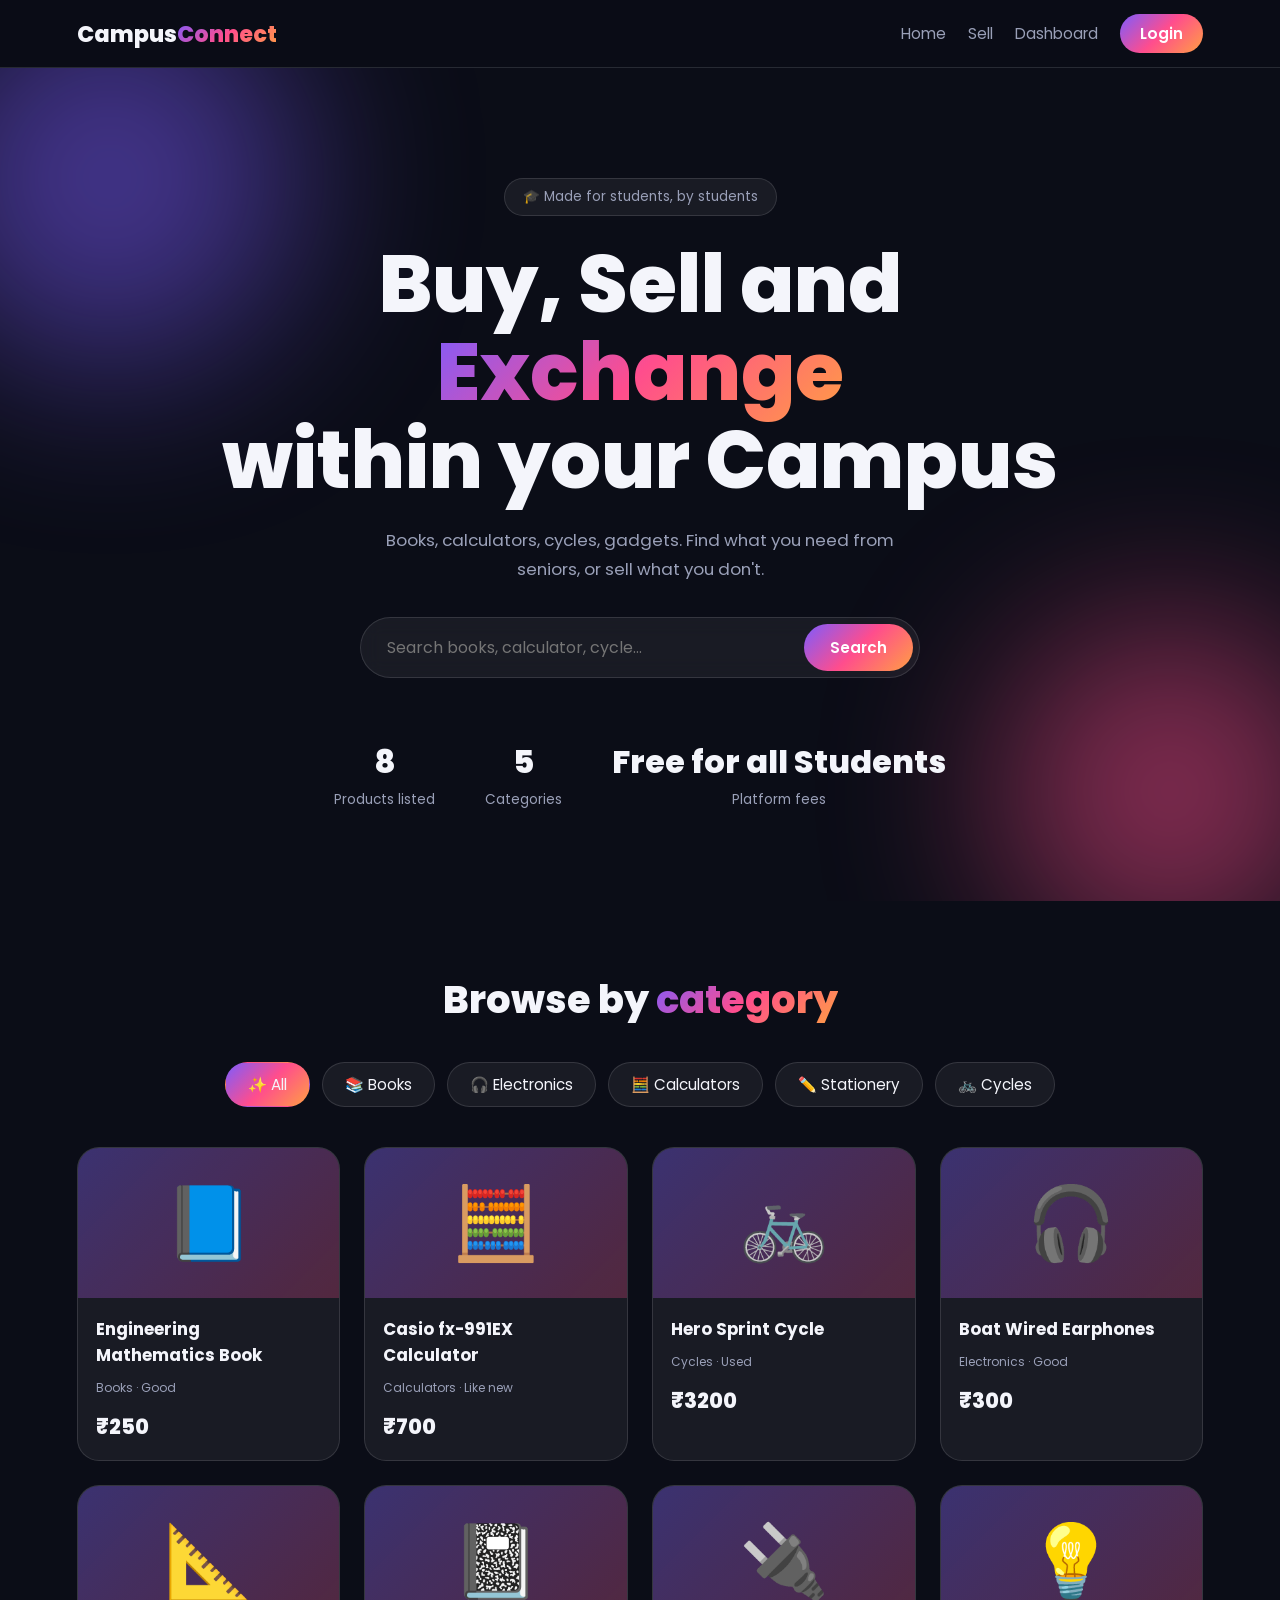
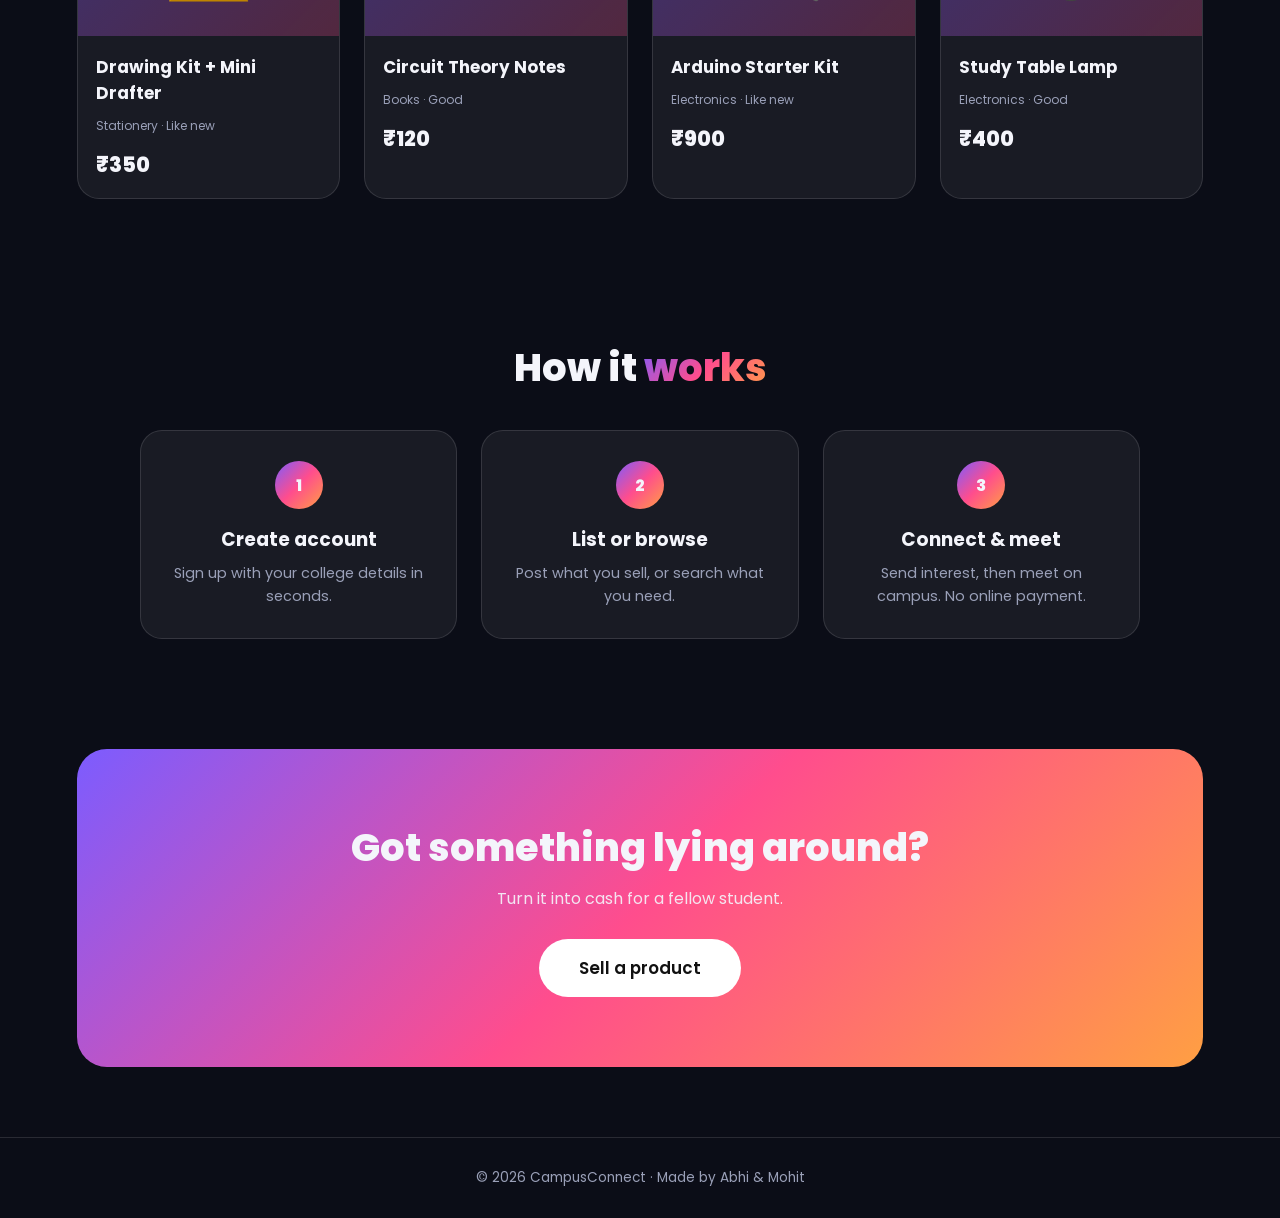
<file: index.html>
<!DOCTYPE html>
<html lang="en">
<head>
  <meta charset="UTF-8">
  <meta name="viewport" content="width=device-width, initial-scale=1.0">
  <title>CampusConnect - Student Buy & Sell</title>
  <link href="https://fonts.googleapis.com/css2?family=Poppins:wght@400;600;800&display=swap" rel="stylesheet">
  <link rel="stylesheet" href="style.css">
</head>
<body>

  <nav class="nav">
    <a href="index.html" class="logo">Campus<span>Connect</span></a>
    <div class="nav-links">
      <a href="index.html">Home</a>
      <a href="sell.html">Sell</a>
      <a href="dashboard.html">Dashboard</a>
      <a href="login.html" id="authLink" class="btn small">Login</a>
    </div>
  </nav>

  <header class="hero">
    <div class="blob b1"></div>
    <div class="blob b2"></div>
    <p class="badge">🎓 Made for students, by students</p>
    <h1>Buy, Sell and<br><span class="grad">Exchange</span><br>within your Campus</h1>
    <p class="sub">Books, calculators, cycles, gadgets. Find what you need from seniors, or sell what you don't.</p>
    <div class="search">
      <input id="searchInput" type="text" placeholder="Search books, calculator, cycle...">
      <button id="searchBtn" class="btn">Search</button>
    </div>
    <div class="stats">
      <div><b id="statListings">0</b><span>Products listed</span></div>
      <div><b id="statCats">0</b><span>Categories</span></div>
      <div><b>Free for all Students</b><span>Platform fees</span></div>
    </div>
  </header>

  <section class="section" id="products">
    <h2>Browse by <span class="grad">category</span></h2>
    <div id="categories" class="chips"></div>
    <div id="productGrid" class="grid"></div>
  </section>

  <section class="section">
    <h2>How it <span class="grad">works</span></h2>
    <div class="steps">
      <div class="step"><i>1</i><h3>Create account</h3><p>Sign up with your college details in seconds.</p></div>
      <div class="step"><i>2</i><h3>List or browse</h3><p>Post what you sell, or search what you need.</p></div>
      <div class="step"><i>3</i><h3>Connect & meet</h3><p>Send interest, then meet on campus. No online payment.</p></div>
    </div>
  </section>

  <section class="cta">
    <h2>Got something lying around?</h2>
    <p>Turn it into cash for a fellow student.</p>
    <a href="sell.html" class="btn big">Sell a product</a>
  </section>

  <footer>© 2026 CampusConnect · Made by Abhi & Mohit</footer>

  <script src="app.js"></script>
</body>
</html>
</file>
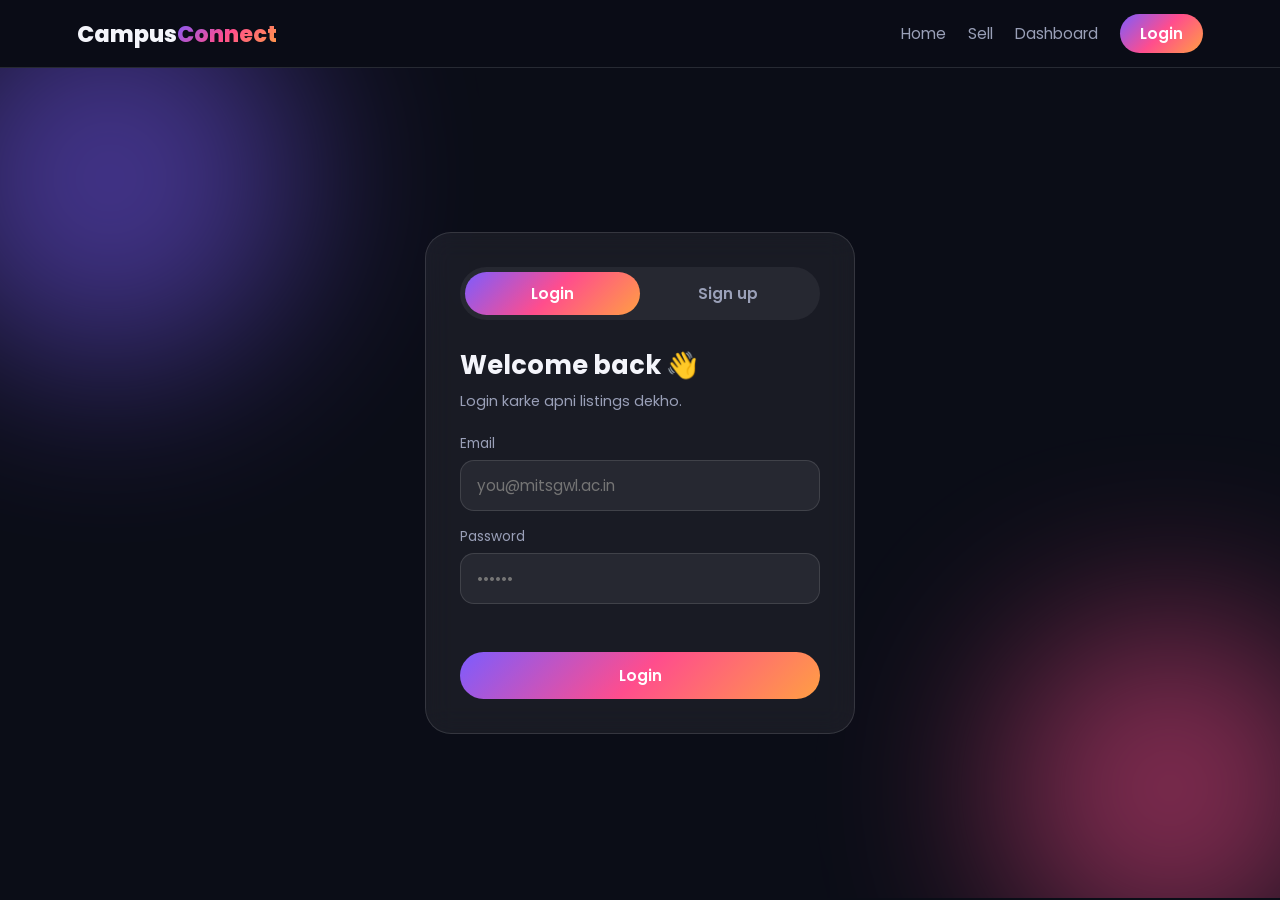
<file: dashboard.html>
<!DOCTYPE html>
<html lang="en">
<head>
  <meta charset="UTF-8">
  <meta name="viewport" content="width=device-width, initial-scale=1.0">
  <title>Dashboard - CampusConnect</title>
  <link href="https://fonts.googleapis.com/css2?family=Poppins:wght@400;600;800&display=swap" rel="stylesheet">
  <link rel="stylesheet" href="style.css">
</head>
<body>

  <nav class="nav">
    <a href="index.html" class="logo">Campus<span>Connect</span></a>
    <div class="nav-links">
      <a href="index.html">Home</a>
      <a href="sell.html">Sell</a>
      <a href="dashboard.html">Dashboard</a>
      <a href="login.html" id="authLink" class="btn small">Login</a>
    </div>
  </nav>

  <section class="section dash">
    <h2>Hi, <span class="grad" id="dashName">Student</span> 👋</h2>

    <div class="dash-stats">
      <div class="dstat"><b id="dsListings">0</b><span>Meri listings</span></div>
      <div class="dstat"><b id="dsReceived">0</b><span>Aayi requests</span></div>
      <div class="dstat"><b id="dsSent">0</b><span>Meri interests</span></div>
    </div>

    <h3 class="dash-title">📦 Meri listings</h3>
    <div id="myListings" class="dash-list"></div>

    <h3 class="dash-title">📩 Mujhe aayi requests</h3>
    <div id="receivedReqs" class="dash-list"></div>

    <h3 class="dash-title">🛒 Maine jahan interest dikhaya</h3>
    <div id="sentReqs" class="dash-list"></div>
  </section>

  <script src="app.js"></script>
</body>
</html>
</file>
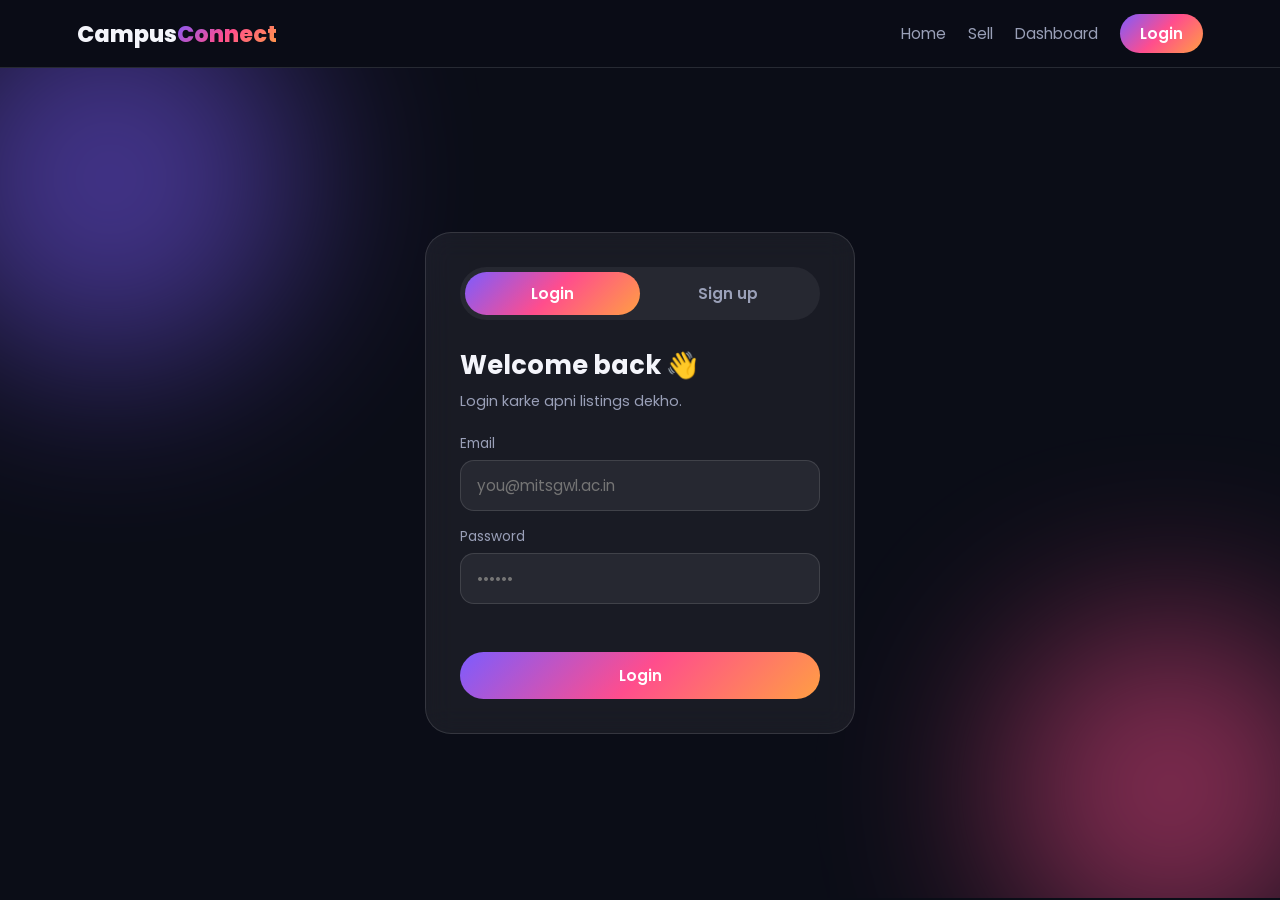
<file: login.html>
<!DOCTYPE html>
<html lang="en">
<head>
  <meta charset="UTF-8">
  <meta name="viewport" content="width=device-width, initial-scale=1.0">
  <title>Login - CampusConnect</title>
  <link href="https://fonts.googleapis.com/css2?family=Poppins:wght@400;600;800&display=swap" rel="stylesheet">
  <link rel="stylesheet" href="style.css">
</head>
<body>

  <nav class="nav">
    <a href="index.html" class="logo">Campus<span>Connect</span></a>
    <div class="nav-links">
      <a href="index.html">Home</a>
      <a href="sell.html">Sell</a>
      <a href="dashboard.html">Dashboard</a>
      <a href="login.html" id="authLink" class="btn small">Login</a>
    </div>
  </nav>

  <div class="auth-wrap">
    <div class="blob b1"></div>
    <div class="blob b2"></div>

    <div class="auth-box">
      <div class="tabs">
        <button class="tab active" data-tab="login">Login</button>
        <button class="tab" data-tab="signup">Sign up</button>
      </div>

      <!-- Login form -->
      <form id="loginForm">
        <h2>Welcome back 👋</h2>
        <p class="hint">Login karke apni listings dekho.</p>
        <div class="field"><label>Email</label><input type="email" id="loginEmail" placeholder="you@mitsgwl.ac.in"></div>
        <div class="field"><label>Password</label><input type="password" id="loginPass" placeholder="••••••"></div>
        <p class="msg" id="loginMsg"></p>
        <button class="btn full" type="submit">Login</button>
      </form>

      <!-- Signup form -->
      <form id="signupForm" style="display:none">
        <h2>Join CampusConnect 🎓</h2>
        <p class="hint">Free hai, 1 minute lagega.</p>
        <div class="field"><label>Full name</label><input type="text" id="suName" placeholder="your name"></div>
        <div class="field"><label>Email</label><input type="email" id="suEmail" placeholder="you@mitsgwl.ac.in"></div>
        <div class="field"><label>Phone / WhatsApp</label><input type="tel" id="suPhone" placeholder="98XXXXXXXX"></div>
        <div class="field"><label>Password (min 6 characters)</label><input type="password" id="suPass" placeholder="••••••"></div>
        <p class="msg" id="signupMsg"></p>
        <button class="btn full" type="submit">Create account</button>
      </form>
    </div>
  </div>

  <script src="app.js"></script>
</body>
</html>
</file>
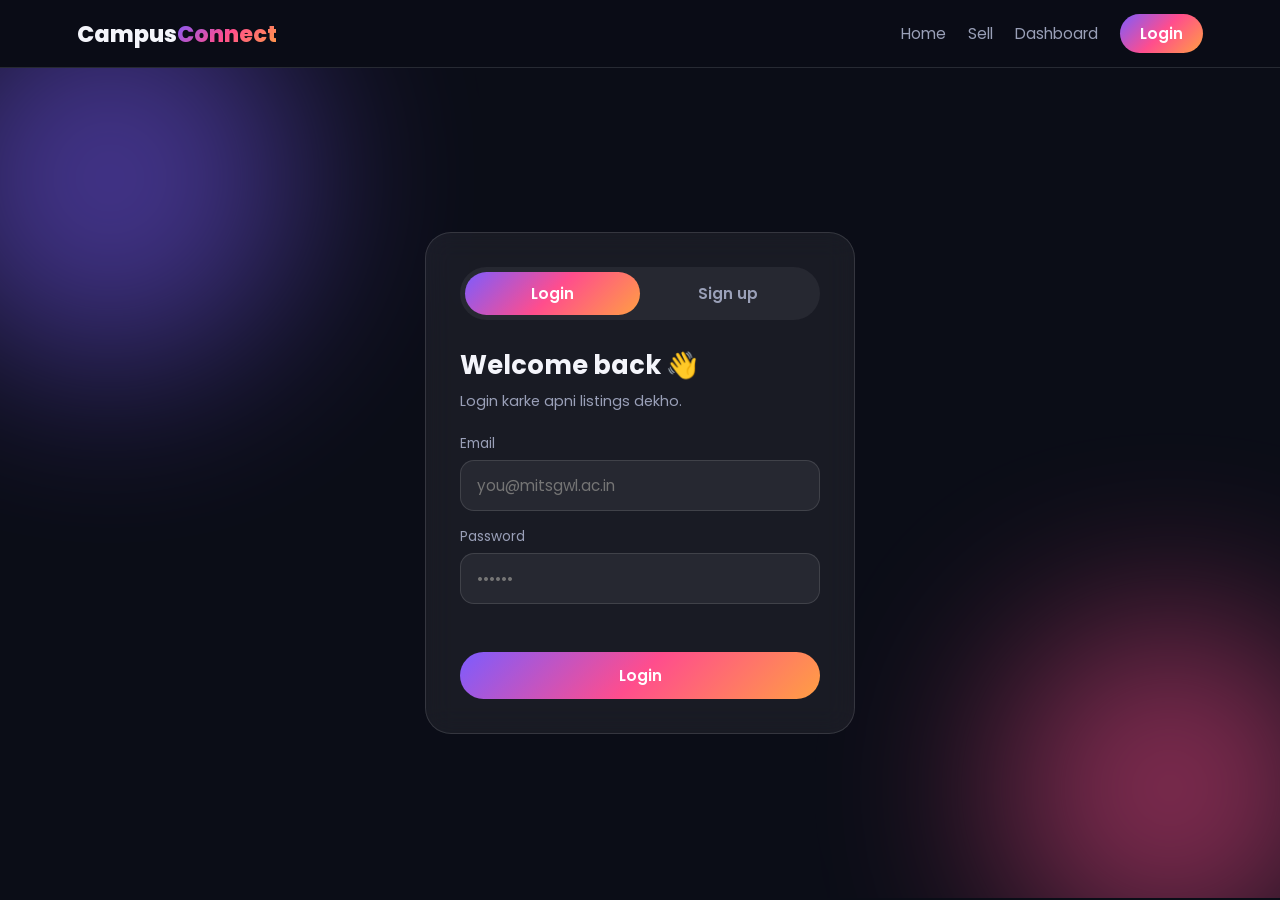
<file: sell.html>
<!DOCTYPE html>
<html lang="en">
<head>
  <meta charset="UTF-8">
  <meta name="viewport" content="width=device-width, initial-scale=1.0">
  <title>Sell - CampusConnect</title>
  <link href="https://fonts.googleapis.com/css2?family=Poppins:wght@400;600;800&display=swap" rel="stylesheet">
  <link rel="stylesheet" href="style.css">
</head>
<body>

  <nav class="nav">
    <a href="index.html" class="logo">Campus<span>Connect</span></a>
    <div class="nav-links">
      <a href="index.html">Home</a>
      <a href="sell.html">Sell</a>
      <a href="dashboard.html">Dashboard</a>
      <a href="login.html" id="authLink" class="btn small">Login</a>
    </div>
  </nav>

  <div class="auth-wrap">
    <div class="blob b1"></div>
    <div class="blob b2"></div>

    <form class="auth-box sell-box" id="sellForm">
      <h2>Sell a product 🛍️</h2>
      <p class="hint">Details bharo, listing turant live ho jayegi.</p>

      <div class="field">
        <label>Product ka naam</label>
        <input type="text" id="pTitle" placeholder="e.g. Engineering Physics Book">
      </div>

      <div class="row">
        <div class="field">
          <label>Category</label>
          <select id="pCategory">
            <option>Books</option>
            <option>Electronics</option>
            <option>Calculators</option>
            <option>Stationery</option>
            <option>Cycles</option>
          </select>
        </div>
        <div class="field">
          <label>Price (₹)</label>
          <input type="number" id="pPrice" placeholder="250" min="0">
        </div>
      </div>

      <div class="row">
        <div class="field">
          <label>Condition</label>
          <select id="pCondition">
            <option>Like new</option>
            <option>Good</option>
            <option>Used</option>
          </select>
        </div>
        <div class="field">
          <label>Meet at (campus mein)</label>
          <select id="pSpot">
            <option>Library</option>
            <option>Canteen</option>
            <option>Hostel</option>
            <option>Main Gate</option>
            <option>Other</option>
          </select>
        </div>
      </div>

      <div class="field">
        <label>Description</label>
        <textarea id="pDesc" rows="3" placeholder="Kitna purana hai, kya kya saath milega..."></textarea>
      </div>

      <div class="field">
        <label>Product ki photo (optional)</label>
        <input type="file" id="pImage" accept="image/*">
        <img id="preview" class="preview" alt="Preview">
      </div>

      <p class="msg" id="sellMsg"></p>
      <button class="btn full" type="submit">Listing post karo</button>
    </form>
  </div>

  <script src="app.js"></script>
</body>
</html>
</file>
<file: style.css>
*{margin:0;padding:0;box-sizing:border-box}
:root{
  --bg:#0b0d17; --card:rgba(255,255,255,.06); --line:rgba(255,255,255,.12);
  --text:#f4f5fb; --muted:#9aa0b8;
  --g:linear-gradient(135deg,#7c5cff,#ff4d8d,#ff9f43);
}
html{scroll-behavior:smooth}
body{font-family:'Poppins',system-ui,sans-serif;background:var(--bg);color:var(--text);overflow-x:hidden}
a{text-decoration:none;color:inherit}
.grad{background:var(--g);-webkit-background-clip:text;background-clip:text;color:transparent}

/* Navbar */
.nav{position:sticky;top:0;z-index:50;display:flex;justify-content:space-between;align-items:center;
  padding:14px 6%;background:rgba(11,13,23,.7);backdrop-filter:blur(14px);border-bottom:1px solid var(--line)}
.logo{font-weight:800;font-size:1.4rem}
.logo span{background:var(--g);-webkit-background-clip:text;background-clip:text;color:transparent}
.nav-links{display:flex;align-items:center;gap:22px;font-size:.95rem;color:var(--muted)}
.nav-links a:hover{color:var(--text)}

/* Buttons */
.btn{background:var(--g);color:#fff;border:0;padding:12px 26px;border-radius:50px;font:600 .95rem 'Poppins',sans-serif;
  cursor:pointer;transition:.25s;display:inline-block}
.btn:hover{transform:translateY(-3px) scale(1.03);box-shadow:0 10px 30px rgba(255,77,141,.4)}
.btn.small{padding:8px 20px}
.btn.big{padding:16px 40px;font-size:1.05rem;background:#fff;color:#111}

/* Hero */
.hero{position:relative;text-align:center;padding:110px 6% 90px;overflow:hidden}
.hero>*{position:relative;z-index:2;animation:up .8s both}
.hero>*:nth-child(4){animation-delay:.1s}.hero>*:nth-child(5){animation-delay:.2s}
.hero>*:nth-child(6){animation-delay:.3s}.hero>*:nth-child(7){animation-delay:.4s}
.blob{position:absolute;border-radius:50%;filter:blur(90px);opacity:.5;z-index:1;animation:float 9s ease-in-out infinite}
.b1{width:380px;height:380px;background:#7c5cff;top:-80px;left:-80px}
.b2{width:340px;height:340px;background:#ff4d8d;bottom:-60px;right:-60px;animation-delay:-4s}
.badge{display:inline-block;padding:8px 18px;border:1px solid var(--line);background:var(--card);
  border-radius:50px;font-size:.85rem;color:var(--muted);margin-bottom:24px}
.hero h1{font-size:clamp(2.4rem,7vw,5rem);font-weight:800;line-height:1.1}
.sub{max-width:560px;margin:22px auto 34px;color:var(--muted);font-size:1.05rem;line-height:1.7}
.search{display:flex;max-width:560px;margin:auto;padding:6px;background:var(--card);
  border:1px solid var(--line);border-radius:60px;backdrop-filter:blur(10px)}
.search input{flex:1;min-width:0;background:none;border:0;outline:0;color:var(--text);padding:0 20px;font:1rem 'Poppins',sans-serif}
.stats{display:flex;justify-content:center;gap:50px;margin-top:60px;flex-wrap:wrap}
.stats b{display:block;font-size:2rem;font-weight:800}
.stats span{color:var(--muted);font-size:.85rem}

/* Sections */
.section{padding:70px 6%}
.section h2{font-size:clamp(1.7rem,4vw,2.4rem);font-weight:800;text-align:center;margin-bottom:34px}
.chips{display:flex;flex-wrap:wrap;justify-content:center;gap:12px;margin-bottom:40px}
.chip{background:var(--card);border:1px solid var(--line);color:var(--text);padding:10px 22px;
  border-radius:50px;cursor:pointer;font:.95rem 'Poppins',sans-serif;transition:.25s}
.chip:hover{border-color:#ff4d8d}
.chip.active{background:var(--g);border-color:transparent}

/* Product cards */
.grid{display:grid;grid-template-columns:repeat(auto-fill,minmax(240px,1fr));gap:24px}
.card{background:var(--card);border:1px solid var(--line);border-radius:22px;overflow:hidden;transition:.3s;animation:up .5s both}
.card:hover{transform:translateY(-10px);border-color:#7c5cff;box-shadow:0 20px 50px rgba(124,92,255,.3)}
.thumb{height:150px;display:flex;align-items:center;justify-content:center;font-size:4.5rem;
  background:linear-gradient(135deg,rgba(124,92,255,.35),rgba(255,77,141,.25))}
.card-body{padding:18px}
.card-body h3{font-size:1.05rem;margin-bottom:6px}
.tag{font-size:.75rem;color:var(--muted)}
.price{margin-top:12px;font-size:1.3rem;font-weight:800}
.empty{grid-column:1/-1;text-align:center;color:var(--muted);padding:40px}

/* Steps */
.steps{display:grid;grid-template-columns:repeat(auto-fit,minmax(240px,1fr));gap:24px;max-width:1000px;margin:auto}
.step{background:var(--card);border:1px solid var(--line);border-radius:22px;padding:30px;text-align:center;transition:.3s}
.step:hover{transform:translateY(-6px);border-color:#ff4d8d}
.step i{display:inline-flex;width:48px;height:48px;align-items:center;justify-content:center;
  background:var(--g);border-radius:50%;font-style:normal;font-weight:800;margin-bottom:16px}
.step p{color:var(--muted);font-size:.9rem;margin-top:8px;line-height:1.6}

/* CTA + footer */
.cta{margin:40px 6% 70px;padding:70px 20px;text-align:center;border-radius:30px;background:var(--g)}
.cta h2{font-size:clamp(1.6rem,4vw,2.4rem);font-weight:800}
.cta p{margin:10px 0 28px;opacity:.9}
footer{text-align:center;padding:30px;color:var(--muted);font-size:.85rem;border-top:1px solid var(--line)}

/* Animations */
@keyframes up{from{opacity:0;transform:translateY(30px)}to{opacity:1;transform:none}}
@keyframes float{50%{transform:translate(30px,40px)}}

@media(max-width:640px){.nav-links a:not(.btn){display:none}.hero{padding-top:70px}}

/* ===== Auth page + forms (baaki pages mein bhi kaam aayega) ===== */
.auth-wrap{position:relative;min-height:calc(100vh - 70px);display:flex;align-items:center;justify-content:center;padding:40px 6%;overflow:hidden}
.auth-box{position:relative;z-index:2;width:100%;max-width:430px;background:var(--card);border:1px solid var(--line);
  border-radius:26px;padding:34px;backdrop-filter:blur(14px);animation:up .6s both}
.tabs{display:flex;background:rgba(255,255,255,.06);border-radius:50px;padding:5px;margin-bottom:26px}
.tab{flex:1;border:0;background:none;color:var(--muted);padding:10px;border-radius:50px;cursor:pointer;
  font:600 .95rem 'Poppins',sans-serif;transition:.25s}
.tab.active{background:var(--g);color:#fff}
.auth-box h2{font-size:1.6rem;margin-bottom:6px}
.hint{color:var(--muted);font-size:.9rem;margin-bottom:22px}
.field{margin-bottom:16px}
.field label{display:block;font-size:.85rem;color:var(--muted);margin-bottom:6px}
.field input,.field select,.field textarea{width:100%;background:rgba(255,255,255,.06);border:1px solid var(--line);
  border-radius:14px;padding:13px 16px;color:var(--text);font:.95rem 'Poppins',sans-serif;outline:0;transition:.25s}
.field input:focus,.field select:focus,.field textarea:focus{border-color:#7c5cff}
.field select option{background:#0b0d17}
.msg{min-height:20px;font-size:.85rem;margin-bottom:12px}
.msg.err{color:#ff6b81}
.msg.ok{color:#4cd9a0}
.full{width:100%}


/* ===== Sell page ===== */
.sell-box{max-width:560px}
.row{display:grid;grid-template-columns:1fr 1fr;gap:14px}
.preview{display:none;width:100%;max-height:220px;object-fit:cover;border-radius:14px;margin-top:12px}
.thumb img{width:100%;height:100%;object-fit:cover}
@media(max-width:520px){.row{grid-template-columns:1fr}}


/* ===== Product detail page ===== */
.detail{max-width:900px;margin:auto;display:grid;grid-template-columns:1fr 1fr;gap:30px;
  background:var(--card);border:1px solid var(--line);border-radius:26px;padding:26px;animation:up .6s both}
.detail-img{min-height:320px;border-radius:20px;overflow:hidden;display:flex;align-items:center;justify-content:center;
  font-size:8rem;background:linear-gradient(135deg,rgba(124,92,255,.35),rgba(255,77,141,.25))}
.detail-img img{width:100%;height:100%;object-fit:cover}
.detail-info h1{font-size:1.8rem;line-height:1.3}
.detail-price{font-size:2.2rem;font-weight:800;margin:10px 0}
.meta{display:flex;flex-wrap:wrap;gap:10px;margin:14px 0}
.pill{background:rgba(255,255,255,.08);border:1px solid var(--line);padding:6px 14px;border-radius:50px;font-size:.82rem}
.detail-desc{color:var(--muted);line-height:1.7;margin-bottom:18px;font-size:.95rem}
.seller-box{background:rgba(255,255,255,.05);border:1px solid var(--line);border-radius:16px;padding:14px 18px;margin-bottom:18px;font-size:.9rem}
.seller-box b{display:block;margin-top:2px}
.btn.wa{background:#25d366;width:100%;text-align:center}
.btn.wa:hover{box-shadow:0 10px 30px rgba(37,211,102,.4)}
.btn:disabled{opacity:.5;cursor:not-allowed;transform:none;box-shadow:none}
.sold-badge{display:inline-block;background:#ff4d4d;color:#fff;padding:4px 14px;border-radius:50px;font-size:.8rem;font-weight:600;margin-bottom:10px}
@media(max-width:720px){.detail{grid-template-columns:1fr}}


/* ===== Dashboard ===== */
.dash{max-width:900px;margin:auto}
.dash h2{text-align:left}
.dash-stats{display:grid;grid-template-columns:repeat(3,1fr);gap:16px;margin-bottom:34px}
.dstat{background:var(--card);border:1px solid var(--line);border-radius:20px;padding:22px;text-align:center}
.dstat b{display:block;font-size:2rem;font-weight:800;background:var(--g);-webkit-background-clip:text;background-clip:text;color:transparent}
.dstat span{color:var(--muted);font-size:.85rem}
.dash-title{margin:34px 0 14px;font-size:1.2rem}
.dash-list{display:flex;flex-direction:column;gap:12px}
.item{display:flex;align-items:center;gap:16px;flex-wrap:wrap;background:var(--card);border:1px solid var(--line);
  border-radius:18px;padding:14px 18px;animation:up .4s both}
.item-thumb{width:60px;height:60px;border-radius:14px;overflow:hidden;display:flex;align-items:center;justify-content:center;
  font-size:1.8rem;flex-shrink:0;background:linear-gradient(135deg,rgba(124,92,255,.35),rgba(255,77,141,.25))}
.item-thumb img{width:100%;height:100%;object-fit:cover}
.item-info{flex:1;min-width:160px}
.item-info b{display:block}
.item-info span{color:var(--muted);font-size:.82rem}
.item-actions{display:flex;gap:8px;flex-wrap:wrap}
.mini{border:1px solid var(--line);background:rgba(255,255,255,.08);color:var(--text);padding:8px 16px;border-radius:50px;
  cursor:pointer;font:.82rem 'Poppins',sans-serif;transition:.25s;display:inline-block}
.mini:hover{border-color:#7c5cff}
.mini.danger:hover{border-color:#ff4d4d;color:#ff6b81}
.mini.green{background:#25d366;border-color:#25d366;color:#fff}
.dash-empty{color:var(--muted);text-align:center;padding:26px;background:var(--card);border:1px dashed var(--line);border-radius:18px;font-size:.9rem}
@media(max-width:520px){.dash-stats{grid-template-columns:1fr}}
</file>
